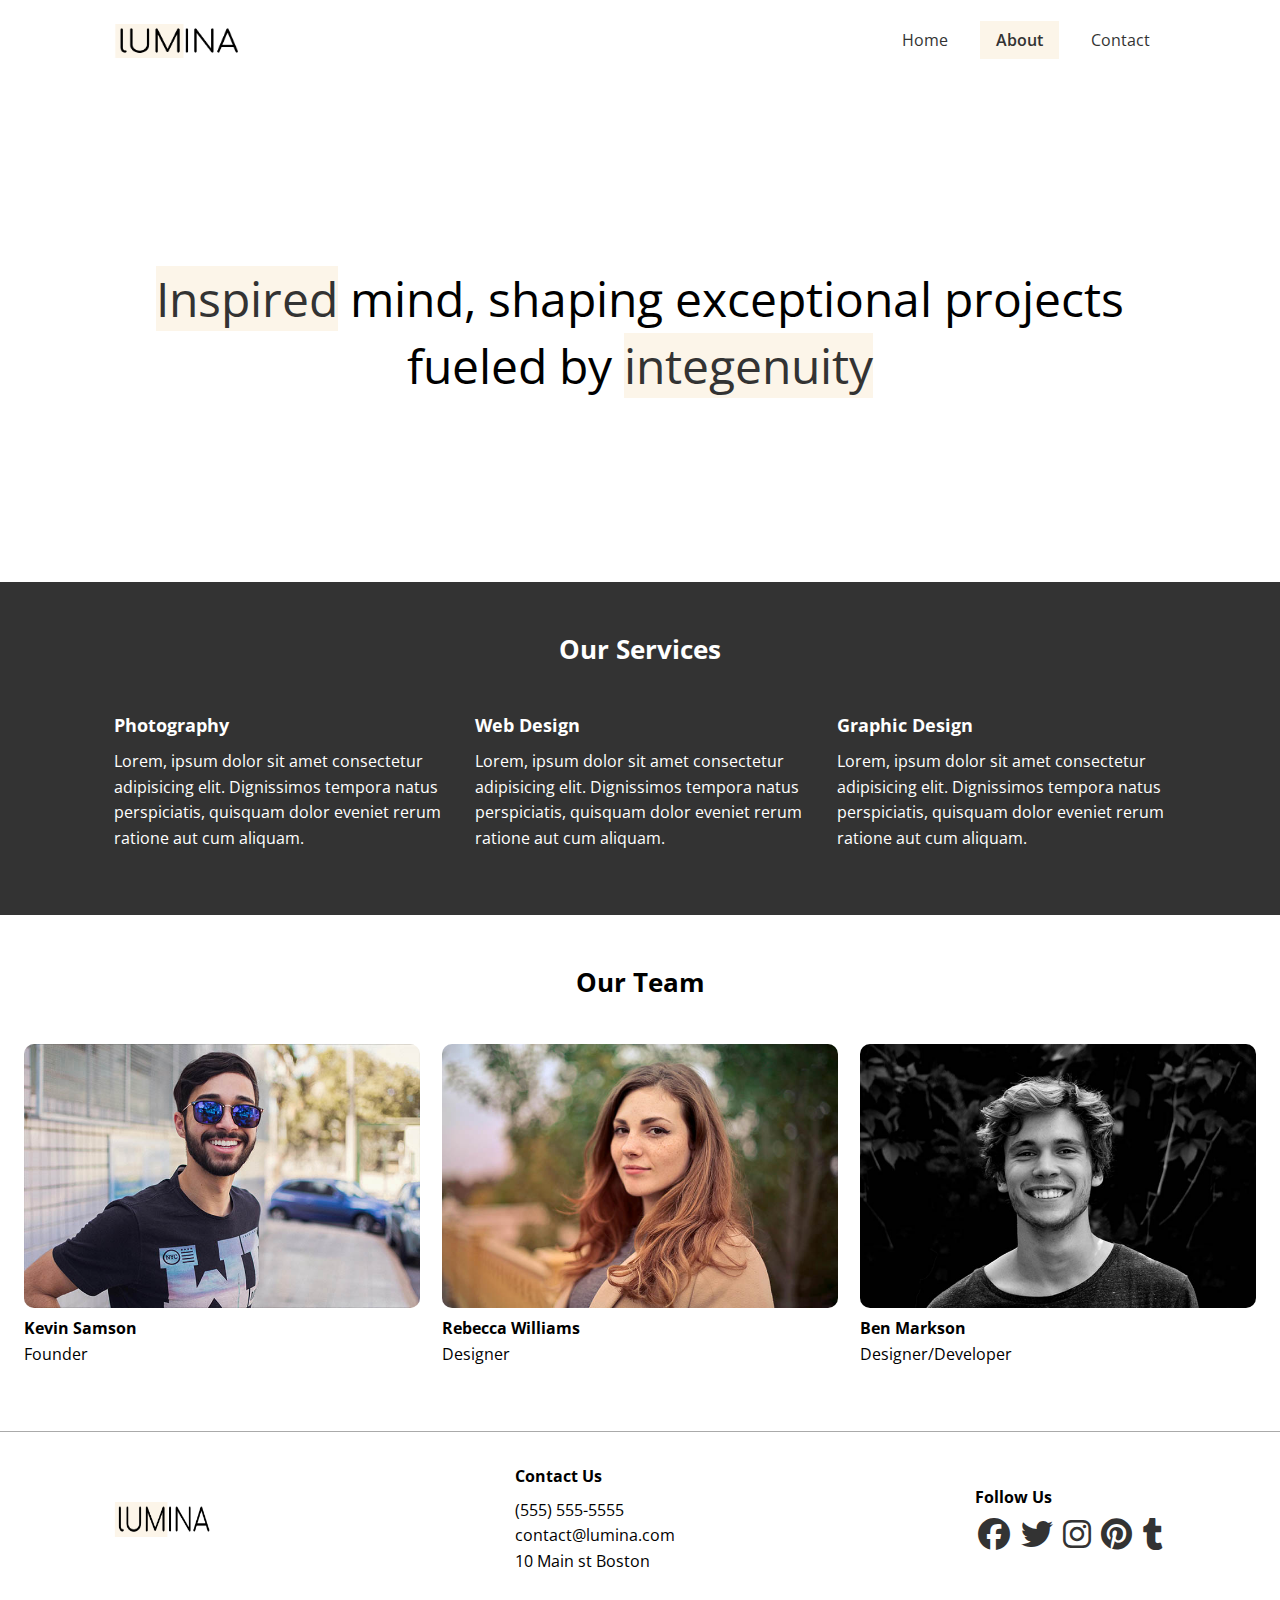
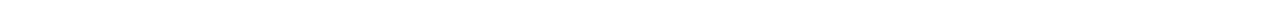
<file: about.html>
<!DOCTYPE html>
<html lang="en">
  <head>
    <meta charset="UTF-8" />
    <meta name="viewport" content="width=device-width, initial-scale=1.0" />
    <link rel="preconnect" href="https://fonts.googleapis.com" />
    <link rel="preconnect" href="https://fonts.gstatic.com" crossorigin />
    <link rel="preconnect" href="https://fonts.googleapis.com" />
    <link rel="preconnect" href="https://fonts.gstatic.com" crossorigin />
    <link
      href="https://fonts.googleapis.com/css2?family=Cormorant:ital,wght@0,300..700;1,300..700&family=Inknut+Antiqua:wght@300;400;500;600;700;800;900&family=Lato:wght@300;400;700;900&family=Montserrat:ital,wght@0,100..900;1,100..900&family=Neuton:ital,wght@0,200;0,300;0,400;0,700;0,800;1,400&family=Open+Sans:ital,wght@0,300..800;1,300..800&family=Poppins:wght@300;400;500;600;700&family=Savate:ital,wght@0,200..900;1,200..900&display=swap"
      rel="stylesheet"
    />
    <link
      rel="stylesheet"
      href="https://cdnjs.cloudflare.com/ajax/libs/font-awesome/6.7.2/css/all.min.css"
      integrity="sha512-Evv84Mr4kqVGRNSgIGL/F/aIDqQb7xQ2vcrdIwxfjThSH8CSR7PBEakCr51Ck+w+/U6swU2Im1vVX0SVk9ABhg=="
      crossorigin="anonymous"
      referrerpolicy="no-referrer"
    />
    <link rel="stylesheet" href="./css/styles.css" />
    <link rel="icon" href="./images/favicon.ico" />
    <title>About Lumina Creative</title>
  </head>
  <body>
    <header class="header">
      <div class="container conatiner-sm header-flex">
        <img src="images/logo.png" alt="Lumina Creative" class="logo" />

        <nav>
          <ul class="main-menu">
            <li><a href="index.html">Home</a></li>
            <li><a href="about.html" class="current">About</a></li>
            <li><a href="contact.html">Contact</a></li>
          </ul>
        </nav>
      </div>
    </header>

    <section class="hero">
      <div class="container conatiner-sm">
        <h2>
          <span class="bg-primary">Inspired</span> mind, shaping exceptional projects fueled by 
         <span class="bg-primary">integenuity</span>
        </h2>
      </div>
    </section>
    <section class="services">
        <div class="container">
            <h2 class="section-heading">Our Services</h2>
            <div class="services-flex">
                <div class="services-item">
                    <h4>Photography</h4>
                    <p>Lorem, ipsum dolor sit amet consectetur adipisicing elit. Dignissimos tempora natus perspiciatis, quisquam dolor eveniet rerum ratione aut cum aliquam.</p>
                </div>
                <div class="services-item">
                    <h4>Web Design</h4>
                    <p>Lorem, ipsum dolor sit amet consectetur adipisicing elit. Dignissimos tempora natus perspiciatis, quisquam dolor eveniet rerum ratione aut cum aliquam.</p>
                </div>
                <div class="services-item">
                    <h4>Graphic Design</h4>
                    <p>Lorem, ipsum dolor sit amet consectetur adipisicing elit. Dignissimos tempora natus perspiciatis, quisquam dolor eveniet rerum ratione aut cum aliquam.</p>
                </div>
            </div>
        </div>
    </section>
      <div class="team">
      <div class="container container-lg">
        <h2 class="section-heading">Our Team</h2>
        <div class="team-flex">
            <div class="team-item">
                <img src="images/team1.jpg" alt="Team Member">
                <h4>Kevin Samson</h4>
                <p>Founder</p>
            </div>
            <div class="team-item">
                <img src="images/team2.jpg" alt="Team Member">
                <h4>Rebecca Williams</h4>
                <p>Designer</p>
            </div>
            <div class="team-item">
                <img src="images/team3.jpg" alt="Team Member">
                <h4>Ben Markson</h4>
                <p>Designer/Developer</p>
            </div>
        </div>
      </div>
    </div>


    <footer class="footer">
      <div class="container footer-flex">
        <img src="images/logo.png" alt="Lumina Creative" />
        <div>
          <h4>Contact Us</h4>
          <ul>
            <li>(555) 555-5555</li>
            <li>contact@lumina.com</li>
            <li>10 Main st Boston</li>
          </ul>
        </div>
        <div>
            <h4>Follow Us</h4>
            <a href="#"><i class="fab fa-facebook fa-2x"></i></a>
            <a href="#"><i class="fab fa-twitter fa-2x"></i></a>
            <a href="#"><i class="fab fa-instagram fa-2x"></i></a>
            <a href="#"><i class="fab fa-pinterest fa-2x"></i></a>
            <a href="#"><i class="fab fa-tumblr fa-2x"></i></a>
        </div>
      </div>
    </footer>
  </body>
</html>
</file>
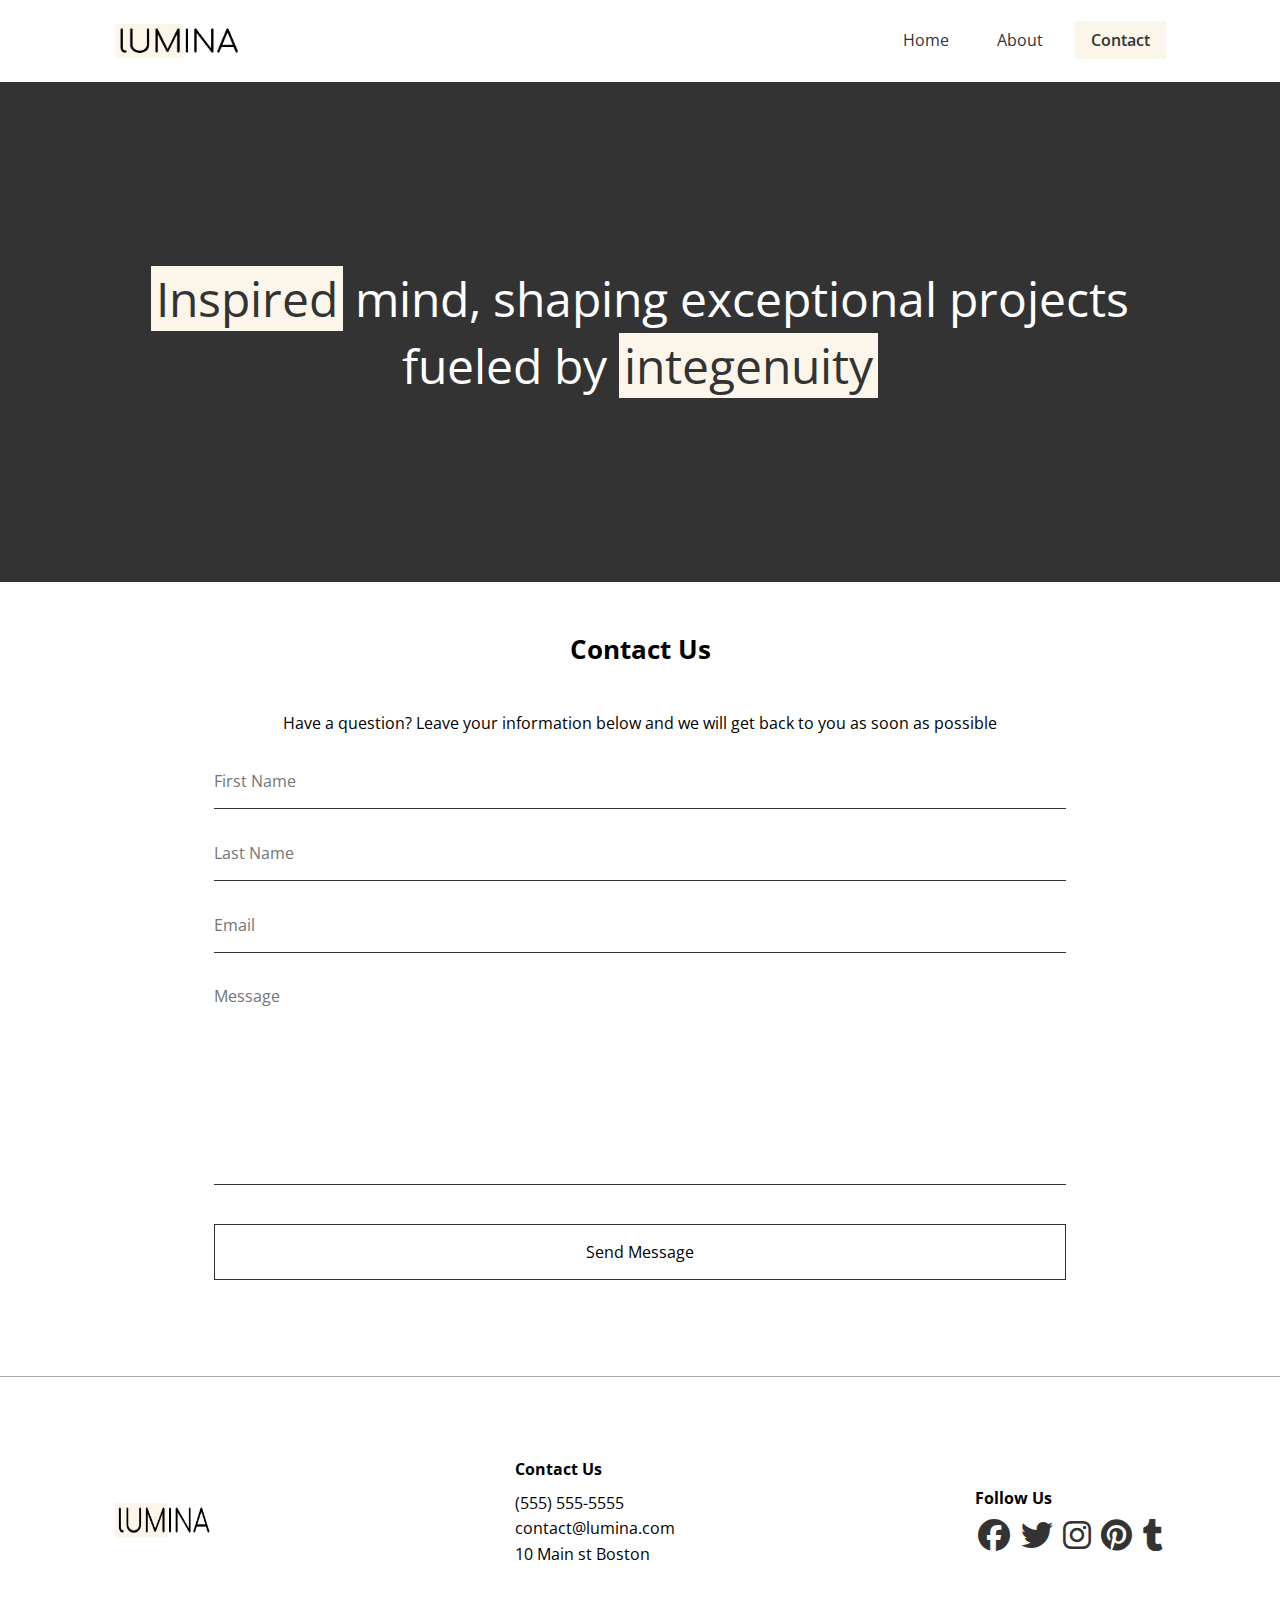
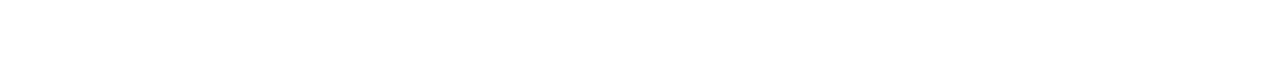
<file: contact.html>
<!DOCTYPE html>
<html lang="en">
  <head>
    <meta charset="UTF-8" />
    <meta name="viewport" content="width=device-width, initial-scale=1.0" />
    <link rel="preconnect" href="https://fonts.googleapis.com" />
    <link rel="preconnect" href="https://fonts.gstatic.com" crossorigin />
    <link rel="preconnect" href="https://fonts.googleapis.com" />
    <link rel="preconnect" href="https://fonts.gstatic.com" crossorigin />
    <link
      href="https://fonts.googleapis.com/css2?family=Cormorant:ital,wght@0,300..700;1,300..700&family=Inknut+Antiqua:wght@300;400;500;600;700;800;900&family=Lato:wght@300;400;700;900&family=Montserrat:ital,wght@0,100..900;1,100..900&family=Neuton:ital,wght@0,200;0,300;0,400;0,700;0,800;1,400&family=Open+Sans:ital,wght@0,300..800;1,300..800&family=Poppins:wght@300;400;500;600;700&family=Savate:ital,wght@0,200..900;1,200..900&display=swap"
      rel="stylesheet"
    />
    <link
      rel="stylesheet"
      href="https://cdnjs.cloudflare.com/ajax/libs/font-awesome/6.7.2/css/all.min.css"
      integrity="sha512-Evv84Mr4kqVGRNSgIGL/F/aIDqQb7xQ2vcrdIwxfjThSH8CSR7PBEakCr51Ck+w+/U6swU2Im1vVX0SVk9ABhg=="
      crossorigin="anonymous"
      referrerpolicy="no-referrer"
    />
    <link rel="stylesheet" href="./css/styles.css" />
    <link rel="icon" href="./images/favicon.ico" />
    <title>Contact Lumina Creative</title>
  </head>
  <body>
    <header class="header">
      <div class="container conatiner-sm header-flex">
        <img src="images/logo.png" alt="Lumina Creative" class="logo" />

        <nav>
          <ul class="main-menu">
            <li><a href="index.html">Home</a></li>
            <li><a href="about.html">About</a></li>
            <li><a href="contact.html" class="current">Contact</a></li>
          </ul>
        </nav>
      </div>
    </header>

    <section class="hero bg-dark">
      <div class="container conatiner-sm">
        <h2>
          <span class="bg-primary">Inspired</span> mind, shaping exceptional
          projects fueled by
          <span class="bg-primary">integenuity</span>
        </h2>
      </div>
    </section>
    <section class="contact">
      <div class="container container-sm">
        <h2 class="section-heading">Contact Us</h2>
        <p>
          Have a question? Leave your information below and we will get back to
          you as soon as possible
        </p>

        <form name="contact" netlify>
          <div class="form-group">
            <label for="first-name" class="visually-hidden">First Name</label>
            <input type="text" id="first-name" name="first-name" placeholder="First Name"/>
          </div>
          <div class="form-group">
            <label for="last-name" class="visually-hidden">Last Name</label>
            <input type="text" id="last-name" name="last-name" placeholder="Last Name"/>
          </div>
          <div class="form-group">
            <label for="email" class="visually-hidden">Email</label>
            <input type="email" id="email" name="email" placeholder="Email"/>
          </div>
          <div class="form-group">
            <label for="message" class="visually-hidden">Message</label>
            <textarea id="email" name="email" placeholder="Message" ></textarea>
          </div>

          <div class="form-group">
            <button type="submit" class="btn">Send Message</button>
          </div>
        </form>
      </div>
    </section>

    <footer class="footer">
      <div class="container footer-flex">
        <img src="images/logo.png" alt="Lumina Creative" />
        <div class="contact">
          <h4>Contact Us</h4>
          <ul>
            <li>(555) 555-5555</li>
            <li>contact@lumina.com</li>
            <li>10 Main st Boston</li>
          </ul>
        </div>
        <div class="social">
          <h4>Follow Us</h4>
          <a href="#"><i class="fab fa-facebook fa-2x"></i></a>
          <a href="#"><i class="fab fa-twitter fa-2x"></i></a>
          <a href="#"><i class="fab fa-instagram fa-2x"></i></a>
          <a href="#"><i class="fab fa-pinterest fa-2x"></i></a>
          <a href="#"><i class="fab fa-tumblr fa-2x"></i></a>
        </div>
      </div>
    </footer>
  </body>
</html>
</file>
<file: css/styles.css>
* {
  padding: 0;
  margin: 0;
  box-sizing: border-box;
}

:root {
  --primary-color: #fcf5e9;
  --dark-color: #333;
  --container-normal: 1100px;
  --container-wide: 1400px;
  --container-narrow: 900px;
}

body {
  font-family: "Open Sans", sans-serif;
  line-height: 1.6;
}

a {
  text-decoration: none;
  color: #333;
}

ul {
  list-style: none;
}

img {
  max-width: 100%;
}

/* Utility class */

.bg-primary {
  background: var(--primary-color);
  color: #333;
}

.bg-dark {
  background: var(--dark-color);
  color: #fff;
}

.bg-dark .bg-primary {
  padding: 0 0.3rem;
}

.bg-primary {
  background: var(--primary-color);
}

.btn{
  display: inline-block;
  padding: 1rem 2rem;
  border: 1px solid #333;
  background: transparent;
  font-family: inherit;
  font-size: inherit;
  cursor: pointer;
}

.btn:hover{
  background: #333;
  color: #fff;
}

.section-heading {
  font-size: 1.6rem;
  text-align: center;
  margin-bottom: 40px;
}

.visually-hidden {
  clip: rect(0 0 0 0);
  clip-path: inset(50%);
  height: 1px;
  overflow: hidden;
  position: absolute;
  white-space: nowrap;
  width: 1px;
}



/* Container */
.container {
  max-width: var(--container-normal);
  margin: 0 auto;
  padding: 0 1.5rem;
}

.container-lg {
  max-width: var(--container-wide);
  margin: 0 auto;
  padding: 0 1.5rem;
}

.container-sm {
  max-width: var(--container-narrow);
  margin: 0 auto;
  padding: 0 1.5rem;
}

/* Header */

.header {
  margin: 1.5rem auto;
}

.header .logo {
  width: 130px;
}

.header .header-flex {
  display: flex;
  justify-content: space-between;
  align-items: center;
}

.header .main-menu {
  display: flex;
  gap: 1rem;
}

.header .main-menu a {
  padding: 0.5rem 1rem;
}

.header .main-menu a:hover {
  background: var(--primary-color);
}

.current {
  background: var(--primary-color);
  font-weight: 600;
}

/* Hero */

.hero {
  height: 500px;
  display: flex;
  justify-content: center;
  align-items: center;
  text-align: center;
}

.hero h2 {
  font-size: 3rem;
  line-height: 1.4;
  font-weight: normal;
}

/* Gallery */

.gallery-flex {
  display: flex;
  justify-content: center;
  flex-wrap: wrap;
  gap: 20px;
}

.gallery-item {
  width: calc(33.333% - 20px);
  border-radius: 10px;
}

.gallery-item img {
  border-radius: 10px;
}

.gallery-item:hover {
  opacity: 0.9;
}

/* footer */

.footer {
  border-top: 1px solid #aaa;
  padding: 2rem 1.5rem;
}

.footer .footer-flex {
  display: flex;
  justify-content: space-between;
  align-items: center;
}

.footer img {
  width: 100px;
  height: 35px;
}

.footer h4 {
  font-size: 1rem;
  margin-bottom: 0.5rem;
}

.footer a {
  margin: 0.2rem;
}

/* About */

.services {
  background: #333;
  color: #fff;
  padding: 3rem 0 4rem;
}

.services-flex {
  display: flex;
  gap: 2rem;
}

.services-flex h4 {
  font-size: 1.1rem;
  margin-bottom: 10px;
}

/* Team */

.team {
  padding: 3rem 0 4rem;
}

.team-flex {
  display: flex;
  gap: 1.4rem;
}
.team img {
  border-radius: 10px;
}

/* Contact */

.contact {
  padding: 3rem 0 4rem;
}

.contact p {
  text-align: center;
  margin-bottom: 2rem;
}

.form-group {
  margin: 2rem 0;
}

.contact input,
.contact textarea {
  border: none;
  border-bottom: 1px #333 solid;
  width: 100%;
  font-family: inherit;
  font-size: inherit;
  padding-bottom: 1rem;
}

.contact textarea{
  height: 200px;
  resize: none;
}


.contact input:focus,
.contact textarea:focus{
  outline: 0;
}

.contact .btn{
  width: 100%;
}

/* Media */
@media (max-width: 768px) {
  .header .header-flex,
  .footer .footer-flex,
  .services .services-flex,
  .team .team-flex {
    display: flex;
    flex-direction: column;
    gap: 1.5rem;
  }

  .hero {
    height: 300px;
  }

  .hero h2 {
    font-size: 1.8rem;
  }

  .gallery-item {
    width: calc(50% - 20px);
  }

  .footer .footer-flex {
    text-align: center;
  }
}
</file>
